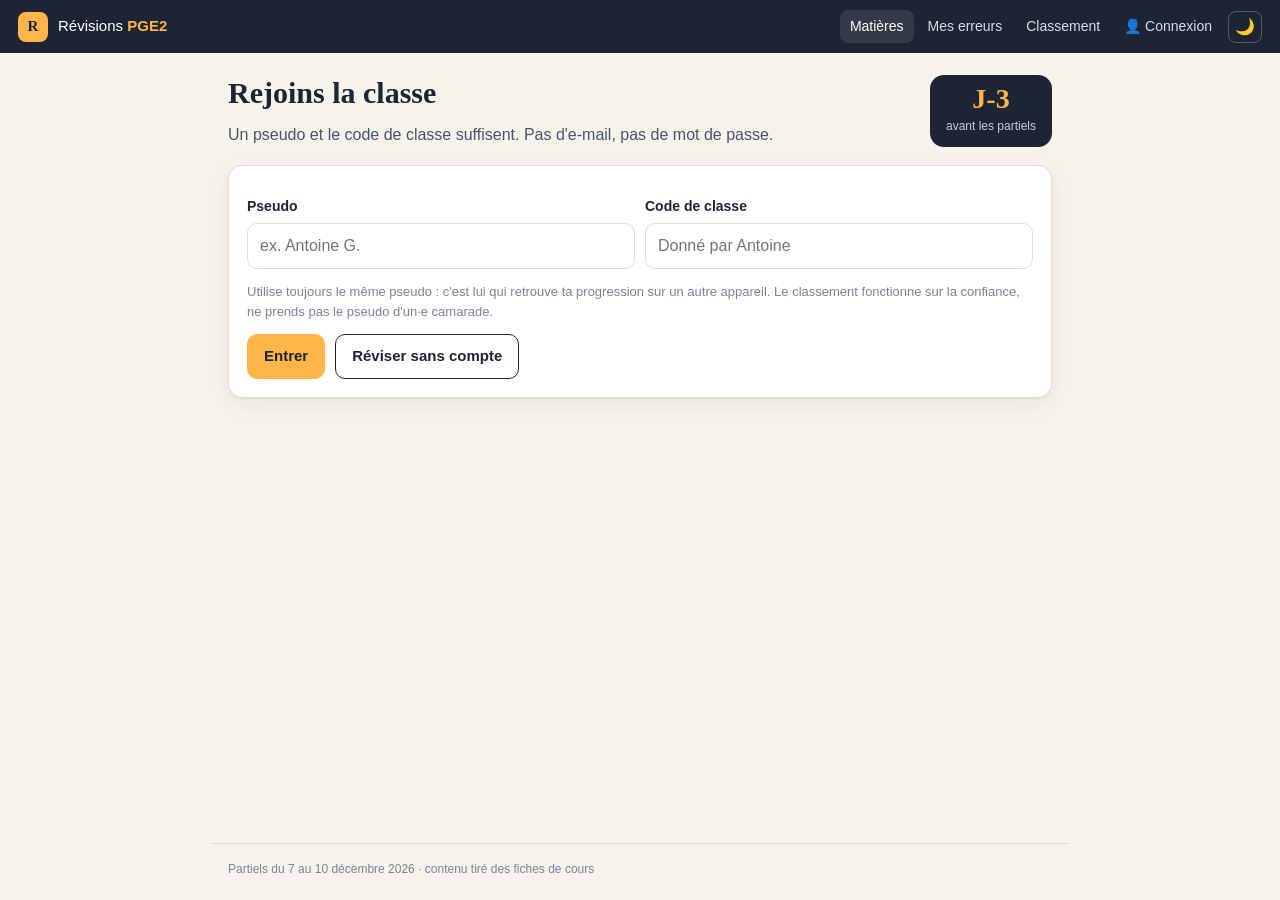
<file: index.html>
<!DOCTYPE html>
<html lang="fr">
<head>
  <meta charset="utf-8">
  <meta name="viewport" content="width=device-width, initial-scale=1, viewport-fit=cover">
  <title>Révisions PGE2 – Partiels décembre 2026</title>
  <meta name="description" content="Quiz, flashcards, suivi des erreurs et classement pour les partiels PGE2 International.">
  <meta name="theme-color" content="#1d2433">
  <link rel="icon" href="data:image/svg+xml,<svg xmlns='http://www.w3.org/2000/svg' viewBox='0 0 100 100'><rect width='100' height='100' rx='22' fill='%231d2433'/><text x='50' y='68' font-size='54' text-anchor='middle' fill='%23ffb547' font-family='Georgia'>R</text></svg>">
  <script>
    // Thème appliqué avant l'affichage, pour éviter un flash blanc le soir.
    // pge2.theme = "dark" | "light" ; absent = suit le réglage du système.
    (function () {
      var t = null;
      try { t = localStorage.getItem("pge2.theme"); } catch (e) {}
      if (t !== "dark" && t !== "light") t = window.matchMedia && matchMedia("(prefers-color-scheme: dark)").matches ? "dark" : "light";
      document.documentElement.setAttribute("data-theme", t);
    })();
  </script>
  <link rel="stylesheet" href="css/style.css">
</head>
<body>
  <header class="topbar">
    <a href="#/" class="brand"><span class="logo">R</span><span class="brand-text">Révisions <b>PGE2</b></span></a>
    <div class="topbar-right">
      <nav class="topnav" id="topnav"></nav>
      <button class="theme-toggle" id="theme-toggle" type="button" aria-label="Passer en mode sombre" title="Mode sombre / clair">🌙</button>
    </div>
  </header>
  <main id="app" class="container" aria-live="polite">
    <p class="muted">Chargement…</p>
  </main>
  <footer class="foot container">
    <span>Partiels du 7 au 10 décembre 2026 · contenu tiré des fiches de cours</span>
    <span id="foot-status"></span>
  </footer>
  <div id="toast" class="toast" role="status"></div>
  <script src="js/config.js"></script>
  <script src="js/app.js"></script>
</body>
</html>
</file>
<file: css/style.css>
:root {
  --ink: #1d2433;
  --ink-2: #4a5468;
  --muted: #7a8396;
  --paper: #f6f3ec;
  --card: #ffffff;
  --line: #e4ded1;
  --accent: #ffb547;
  --accent-ink: #7a4a00;
  --good: #1f8a5b;
  --good-bg: #e3f4ea;
  --bad: #c2412d;
  --bad-bg: #fbe7e3;
  --radius: 14px;
  --shadow: 0 1px 2px rgba(29,36,51,.06), 0 6px 20px rgba(29,36,51,.06);
  --serif: Georgia, "Iowan Old Style", "Times New Roman", serif;
  --sans: -apple-system, BlinkMacSystemFont, "Segoe UI", Roboto, "Helvetica Neue", Arial, sans-serif;
}
* { box-sizing: border-box; }
html, body { margin: 0; }
body {
  font-family: var(--sans); color: var(--ink); background: var(--paper);
  line-height: 1.5; -webkit-font-smoothing: antialiased;
  min-height: 100vh; display: flex; flex-direction: column;
}
a { color: inherit; }
button { font: inherit; }
.container { width: 100%; max-width: 860px; margin: 0 auto; padding: 0 18px; }
main.container { flex: 1; padding-top: 22px; padding-bottom: 40px; }

/* Top bar */
.topbar {
  position: sticky; top: 0; z-index: 10; background: var(--ink); color: #fff;
  display: flex; align-items: center; justify-content: space-between; gap: 10px;
  padding: 10px 18px; padding-top: max(10px, env(safe-area-inset-top));
}
.brand { display: flex; align-items: center; gap: 10px; text-decoration: none; font-size: 15px; }
.brand b { color: var(--accent); }
.logo {
  width: 30px; height: 30px; border-radius: 8px; background: var(--accent); color: var(--ink);
  display: grid; place-items: center; font-family: var(--serif); font-weight: 700;
}
.topnav { display: flex; gap: 4px; flex-wrap: wrap; justify-content: flex-end; }
.topnav a {
  text-decoration: none; font-size: 14px; padding: 6px 10px; border-radius: 8px; color: #d9deea;
}
.topnav a:hover, .topnav a.active { background: rgba(255,255,255,.1); color: #fff; }

h1, h2, h3, .stat b, .countdown b, .score, .rank { font-variant-numeric: lining-nums; }
h1, h2, h3 { font-family: var(--serif); font-weight: 700; line-height: 1.2; margin: 0 0 .4em; }
h1 { font-size: 30px; }
h2 { font-size: 22px; margin-top: 1.4em; }
h3 { font-size: 18px; }
.muted { color: var(--muted); }
.small { font-size: 13px; }

/* Hero */
.hero { display: flex; justify-content: space-between; align-items: flex-end; gap: 16px; flex-wrap: wrap; margin-bottom: 18px; }
.hero p { margin: 0; color: var(--ink-2); }
.countdown {
  background: var(--ink); color: #fff; border-radius: var(--radius); padding: 10px 16px; text-align: center;
}
.countdown b { display: block; font-family: var(--serif); font-size: 28px; color: var(--accent); line-height: 1; }
.countdown span { font-size: 12px; color: #c9cfdc; }

/* Stats */
.stats { display: grid; grid-template-columns: repeat(auto-fit, minmax(150px, 1fr)); gap: 10px; margin: 10px 0 8px; }
.stat { background: var(--card); border: 1px solid var(--line); border-radius: var(--radius); padding: 12px 14px; }
.stat b { display: block; font-size: 24px; font-family: var(--serif); }
.stat span { font-size: 13px; color: var(--muted); }

/* Subject grid */
.grid { display: grid; grid-template-columns: repeat(auto-fill, minmax(240px, 1fr)); gap: 12px; }
.subject {
  position: relative; display: block; text-decoration: none; background: var(--card);
  border: 1px solid var(--line); border-radius: var(--radius); padding: 16px 16px 14px;
  box-shadow: var(--shadow); transition: transform .12s ease, box-shadow .12s ease; overflow: hidden;
}
.subject::before { content: ""; position: absolute; inset: 0 auto 0 0; width: 5px; background: var(--c, var(--accent)); }
.subject:hover { transform: translateY(-2px); }
.subject h3 { margin-bottom: 2px; }
.subject .prof { font-size: 13px; color: var(--muted); }
.subject .meta { display: flex; gap: 8px; flex-wrap: wrap; margin-top: 12px; }
.subject.locked { opacity: .6; box-shadow: none; cursor: default; }
.subject.locked:hover { transform: none; }
.pill {
  display: inline-block; font-size: 12px; padding: 2px 9px; border-radius: 999px;
  background: #f0ece2; color: var(--ink-2); white-space: nowrap;
}
.pill.due { background: #fff1d6; color: var(--accent-ink); }
.pill.ok { background: var(--good-bg); color: var(--good); }
.pill.warn { background: var(--bad-bg); color: var(--bad); }

/* Panels & buttons */
.panel { background: var(--card); border: 1px solid var(--line); border-radius: var(--radius); padding: 18px; box-shadow: var(--shadow); margin-bottom: 14px; }
.actions { display: flex; gap: 10px; flex-wrap: wrap; margin-top: 12px; }
.btn {
  appearance: none; border: 1px solid var(--ink); background: var(--ink); color: #fff;
  padding: 10px 16px; border-radius: 10px; cursor: pointer; font-weight: 600; text-decoration: none;
  display: inline-flex; align-items: center; gap: 8px; font-size: 15px;
}
.btn:hover { filter: brightness(1.15); }
.btn.secondary { background: transparent; color: var(--ink); }
.btn.accent { background: var(--accent); border-color: var(--accent); color: var(--ink); }
.btn.good { background: var(--good); border-color: var(--good); }
.btn.bad { background: var(--bad); border-color: var(--bad); }
.btn:disabled { opacity: .45; cursor: not-allowed; filter: none; }
.btn.block { width: 100%; justify-content: center; }
.linkbtn { background: none; border: 0; color: var(--ink-2); text-decoration: underline; cursor: pointer; padding: 0; font-size: 14px; }

select, textarea, input[type=text], input[type=password] {
  font: inherit; padding: 10px 12px; border: 1px solid var(--line); border-radius: 10px;
  background: #fff; color: var(--ink); width: 100%;
}
label { display: block; font-size: 14px; font-weight: 600; margin: 12px 0 6px; }
.field-row { display: flex; gap: 10px; flex-wrap: wrap; align-items: flex-end; }
.field-row > * { flex: 1 1 200px; }

/* Chapters */
.chapters { display: grid; gap: 6px; margin-top: 8px; }
.chap { display: flex; justify-content: space-between; align-items: center; gap: 10px; padding: 9px 12px; border: 1px solid var(--line); border-radius: 10px; background: #fcfbf8; }
.chap .t { font-size: 14px; }
.bar { height: 6px; border-radius: 6px; background: #ece7db; overflow: hidden; min-width: 70px; }
.bar > i { display: block; height: 100%; background: var(--good); }

/* Quiz */
.qhead { display: flex; justify-content: space-between; align-items: center; gap: 10px; margin-bottom: 10px; font-size: 14px; color: var(--muted); }
.progress { height: 6px; background: #ece7db; border-radius: 6px; overflow: hidden; margin-bottom: 16px; }
.progress > i { display: block; height: 100%; background: var(--accent); transition: width .25s ease; }
.question { font-size: 19px; font-weight: 600; margin: 4px 0 14px; }
.choices { display: grid; gap: 8px; }
.choice {
  text-align: left; padding: 12px 14px; border: 1.5px solid var(--line); background: #fff; border-radius: 12px;
  cursor: pointer; display: flex; gap: 10px; align-items: flex-start; font-size: 16px; color: var(--ink);
}
.choice:hover:not(:disabled) { border-color: var(--ink-2); }
.choice .k { flex: 0 0 24px; height: 24px; border-radius: 6px; background: #f0ece2; display: grid; place-items: center; font-size: 13px; font-weight: 700; }
.choice.correct { border-color: var(--good); background: var(--good-bg); }
.choice.correct .k { background: var(--good); color: #fff; }
.choice.wrong { border-color: var(--bad); background: var(--bad-bg); }
.choice.wrong .k { background: var(--bad); color: #fff; }
.choice:disabled { cursor: default; }
.explain { margin-top: 14px; padding: 12px 14px; border-radius: 12px; background: #f7f4ec; border-left: 4px solid var(--accent); font-size: 15px; }
.explain b.ok { color: var(--good); } .explain b.ko { color: var(--bad); }
.flag { display: inline-block; margin-left: 6px; font-size: 11px; padding: 1px 7px; border-radius: 6px; background: #eef1f7; color: #4c5a7a; vertical-align: middle; font-weight: 600; }

/* Results */
.score { font-family: var(--serif); font-size: 56px; line-height: 1; }
.review-item { border-top: 1px solid var(--line); padding: 12px 0; }
.review-item:first-child { border-top: 0; }
.review-item .a { color: var(--good); font-weight: 600; }

/* Flashcards */
.flash {
  perspective: 1200px; cursor: pointer; margin: 6px 0 14px; user-select: none; -webkit-tap-highlight-color: transparent;
}
.flash-inner {
  position: relative; min-height: 260px; transition: transform .45s ease; transform-style: preserve-3d;
}
.flash.flipped .flash-inner { transform: rotateY(180deg); }
.face {
  position: absolute; inset: 0; backface-visibility: hidden; -webkit-backface-visibility: hidden;
  background: var(--card); border: 1px solid var(--line); border-radius: 18px; box-shadow: var(--shadow);
  padding: 26px 22px; display: flex; flex-direction: column; justify-content: center; align-items: center; text-align: center;
  overflow: auto;
}
.face .lbl { position: absolute; top: 12px; left: 16px; font-size: 12px; color: var(--muted); text-transform: uppercase; letter-spacing: .06em; }
.face.front .txt { font-family: var(--serif); font-size: 23px; }
.face.back { transform: rotateY(180deg); background: #fffdf7; }
.face.back .txt { font-size: 17px; white-space: pre-line; }
.hint { text-align: center; font-size: 13px; color: var(--muted); }

/* Leaderboard */
table.lb { width: 100%; border-collapse: collapse; font-size: 15px; }
table.lb th, table.lb td { padding: 10px 8px; border-bottom: 1px solid var(--line); text-align: left; }
table.lb th { font-size: 12px; text-transform: uppercase; letter-spacing: .05em; color: var(--muted); font-weight: 600; }
table.lb td.num, table.lb th.num { text-align: right; font-variant-numeric: tabular-nums; }
table.lb tr.me td { background: #fff6e3; font-weight: 600; }
.rank { width: 34px; font-family: var(--serif); font-weight: 700; }
.tabs { display: inline-flex; background: #ece7db; border-radius: 10px; padding: 3px; gap: 3px; }
.tabs button { border: 0; background: transparent; padding: 6px 12px; border-radius: 8px; cursor: pointer; font-size: 14px; color: var(--ink-2); }
.tabs button.on { background: #fff; color: var(--ink); font-weight: 600; box-shadow: 0 1px 2px rgba(0,0,0,.08); }

/* Notices */
.notice { padding: 12px 14px; border-radius: 12px; background: #fff6e3; border: 1px solid #f3dfb5; color: var(--accent-ink); font-size: 14px; margin-bottom: 14px; }
.notice.err { background: var(--bad-bg); border-color: #f1c4bb; color: var(--bad); }
.empty { text-align: center; padding: 30px 10px; color: var(--muted); }

.toast {
  position: fixed; left: 50%; bottom: 22px; transform: translateX(-50%) translateY(30px); opacity: 0;
  background: var(--ink); color: #fff; padding: 10px 16px; border-radius: 10px; font-size: 14px;
  transition: all .25s ease; pointer-events: none; z-index: 50; max-width: 90vw;
}
.toast.show { opacity: 1; transform: translateX(-50%) translateY(0); }

.foot { display: flex; justify-content: space-between; gap: 10px; flex-wrap: wrap; font-size: 12px; color: var(--muted); padding-top: 16px; padding-bottom: 22px; border-top: 1px solid var(--line); }

@media (max-width: 560px) {
  h1 { font-size: 25px; }
  .brand span:last-child { display: none; }
  .question { font-size: 17px; }
  .face.front .txt { font-size: 20px; }
  table.lb .hide-sm { display: none; }
  .topbar { padding-left: 12px; padding-right: 8px; }
  .topnav { flex-wrap: nowrap; gap: 0; }
  .topnav a { font-size: 13px; padding: 6px 7px; white-space: nowrap; }
  .hero .countdown { padding: 8px 14px; }
}

.report-box { margin-top: 8px; display: grid; gap: 6px; text-align: left; width: 100%; }
.report-box textarea { resize: vertical; min-height: 54px; }
.report-slot { display: inline-block; }
.report-slot:has(.report-box) { display: block; flex-basis: 100%; }

/* ---------- Fiches de cours ---------- */
.fiche-btn { background: #2f6d5a; border-color: #2f6d5a; }
main.container:has(.fiche-layout) { max-width: 1120px; }
.fiche-head { display: flex; justify-content: space-between; align-items: flex-end; gap: 14px; flex-wrap: wrap; margin-bottom: 14px; }
.fiche-head h1 { margin-bottom: 2px; }
.fiche-head p { margin: 0; }
.fiche-layout { display: grid; grid-template-columns: 250px minmax(0, 1fr); gap: 22px; align-items: start; }
.toc { position: sticky; top: 64px; }
.toc-toggle { display: none; }
.toc-list {
  position: relative; max-height: calc(100vh - 84px); overflow: auto; padding: 12px 8px 12px 12px;
  background: var(--card); border: 1px solid var(--line); border-radius: var(--radius); font-size: 13.5px;
}
.toc-title { font-size: 11px; text-transform: uppercase; letter-spacing: .07em; color: var(--muted); margin: 0 0 6px 4px; font-weight: 600; }
.toc-list a { display: block; text-decoration: none; color: var(--ink-2); padding: 5px 8px; border-radius: 7px; line-height: 1.3; border-left: 3px solid transparent; }
.toc-list a:hover { background: #f4f0e6; color: var(--ink); }
.toc-list a.toc-l2 { font-weight: 600; color: var(--ink); margin-top: 6px; }
.toc-list a.toc-l3 { padding-left: 18px; font-size: 13px; }
.toc-list a.active { background: #fff1d6; border-left-color: var(--accent); color: var(--ink); }

.fiche {
  background: var(--card); border: 1px solid var(--line); border-radius: var(--radius); box-shadow: var(--shadow);
  padding: 8px 30px 26px; font-size: 16px; line-height: 1.6; min-width: 0;
}
.fiche h2, .fiche h3 { scroll-margin-top: 70px; }
.fiche h2 { font-size: 23px; margin: 1.6em 0 .5em; padding-bottom: 6px; border-bottom: 2px solid var(--accent); }
.fiche h3 { font-size: 18.5px; margin: 1.4em 0 .45em; color: #2c3550; }
.fiche p { margin: .55em 0; }
.fiche ul, .fiche ol { padding-left: 1.4em; margin: .5em 0; }
.fiche li { margin: .28em 0; }
.fiche li > p { margin: .15em 0; }
.fiche li.task { list-style: none; margin-left: -1.3em; }
.fiche li.task input { margin-right: 8px; transform: translateY(1px); accent-color: var(--good); }
.fiche strong { color: #141a28; }
.fiche .table-wrap { overflow-x: auto; margin: .9em 0; border: 1px solid var(--line); border-radius: 10px; }
.fiche table { border-collapse: collapse; width: 100%; font-size: 14.5px; line-height: 1.45; }
.fiche th, .fiche td { padding: 8px 10px; border-bottom: 1px solid var(--line); text-align: left; vertical-align: top; }
.fiche th { background: #f4f0e6; font-weight: 700; white-space: nowrap; }
.fiche tr:last-child td { border-bottom: 0; }
.fiche td + td, .fiche th + th { border-left: 1px solid #efe9dc; }
.fiche .math { overflow-x: auto; margin: .7em 0; padding: 6px 10px; background: #faf8f2; border-radius: 8px; }
.fiche-foot { margin-top: 18px; }

@media (max-width: 860px) {
  .fiche-layout { grid-template-columns: 1fr; gap: 10px; }
  .toc { top: 52px; z-index: 5; }
  .toc-toggle {
    display: block; width: 100%; text-align: left; font: inherit; font-weight: 600; padding: 10px 14px; cursor: pointer;
    border: 1px solid var(--line); border-radius: 12px; background: var(--card); box-shadow: var(--shadow); color: var(--ink);
  }
  .toc-list { display: none; margin-top: 6px; max-height: 60vh; box-shadow: var(--shadow); }
  .toc-list.open { display: block; }
  .toc-title { display: none; }
  .fiche { padding: 4px 16px 20px; font-size: 15.5px; }
  .fiche h2 { font-size: 20px; }
  .fiche h3 { font-size: 17px; }
  .fiche-head .tabs { width: 100%; }
  .fiche-head .tabs button { flex: 1; }
}

/* ---------- Confiance (n°8) ---------- */
.choice.picked { border-color: var(--ink); background: #eef1f7; }
.choice.picked .k { background: var(--ink); color: #fff; }
.confbar { margin-top: 14px; padding: 12px 14px; border-radius: 12px; background: #f7f4ec; display: grid; gap: 8px; }
.confbar > span { font-weight: 600; font-size: 15px; }
.conf-btns { display: flex; gap: 8px; flex-wrap: wrap; }
.conf-btns .btn { flex: 1 1 110px; justify-content: center; }
.conf-btns .conf-sure { border-color: var(--good); color: var(--good); }
.conf-btns .conf-doubt { border-color: #b7791f; color: #8a5a10; }
.conf-btns .conf-guess { border-color: var(--muted); color: var(--ink-2); }
.confbar .linkbtn { justify-self: start; }
.conf-alert { margin-top: 14px; padding: 10px 14px; border-radius: 12px; background: var(--bad-bg); color: var(--bad); font-weight: 600; font-size: 15px; }
.conf-note { margin-top: 14px; padding: 10px 14px; border-radius: 12px; background: #fff6e3; color: var(--accent-ink); font-size: 15px; }
table.conf-matrix { border-collapse: collapse; margin: 6px 0 4px; font-size: 15px; }
table.conf-matrix th, table.conf-matrix td { padding: 7px 16px; border: 1px solid var(--line); text-align: center; }
table.conf-matrix thead th { background: #f4f0e6; }
table.conf-matrix tbody th { text-align: left; background: #faf8f2; }
table.conf-matrix td.good { background: var(--good-bg); color: var(--good); font-weight: 700; }
table.conf-matrix td.danger { background: var(--bad-bg); color: var(--bad); font-weight: 700; }
.sure-panel { border-color: #f1c4bb; background: #fff8f6; }
.sure-panel h3 { color: var(--bad); }

/* ---------- Checklist par chapitre (n°29) ---------- */
.chap { flex-direction: column; align-items: stretch; }
.chap-main { display: flex; justify-content: space-between; align-items: center; gap: 10px; flex-wrap: wrap; }
.chap.ready { border-color: #b9dfc9; background: #f3fbf6; }
.chap-score { font-weight: 700; font-size: 13px; color: var(--ink-2); min-width: 26px; text-align: right; }
.chap.ready .chap-score { color: var(--good); }
.checks { display: flex; flex-wrap: wrap; gap: 6px; margin-top: 8px; }
.ck { display: inline-flex; align-items: center; gap: 5px; font-size: 12.5px; padding: 3px 9px; border-radius: 999px; background: #f0ece2; color: var(--ink-2); font-weight: 500; margin: 0; }
.ck.done { background: var(--good-bg); color: var(--good); }
label.ck { cursor: pointer; }
label.ck input { margin: 0; accent-color: var(--good); }

/* ---------- Défi du jour (n°33) ---------- */
.daily { display: flex; justify-content: space-between; align-items: center; gap: 14px; flex-wrap: wrap; margin: 16px 0 4px;
  padding: 16px 18px; border-radius: var(--radius); background: linear-gradient(120deg, #1d2433, #34405c); color: #fff; box-shadow: var(--shadow); }
.daily .daily-k { font-size: 13px; color: var(--accent); font-weight: 700; text-transform: capitalize; }
.daily .daily-t { font-family: var(--serif); font-size: 20px; margin: 2px 0; }
.daily .small { color: #c9cfdc; }
.daily.done { background: linear-gradient(120deg, #1f5a45, #2f7a5e); }
.daily .btn.secondary { color: #fff; border-color: #fff; }

/* ---------- Partiel type ---------- */
.exam-btn { background: #3b4a7a; border-color: #3b4a7a; color: #fff; }
main.container:has(.exam) { max-width: 1180px; }
.ex-head { display: flex; justify-content: space-between; align-items: flex-end; gap: 14px; flex-wrap: wrap; }
.ex-head h1 { margin-bottom: 2px; }
.ex-head p { margin: 0; }
.ex-disclaimer { margin: 12px 0; }
.ex-bar { display: flex; justify-content: space-between; align-items: center; gap: 10px; flex-wrap: wrap; margin: 4px 0 16px; }
.ex-label { font-size: 11px; text-transform: uppercase; letter-spacing: .07em; font-weight: 700; color: var(--muted); margin-bottom: 6px; }
.ex-pills { display: flex; gap: 6px; flex-wrap: wrap; margin-bottom: 14px; }
.ex-pill { text-decoration: none; padding: 6px 12px; border-radius: 999px; background: #ece7db; color: var(--ink-2); font-size: 14px; }
.ex-pill b { margin-right: 2px; }
.ex-pill.on { background: var(--ink); color: #fff; }
.ex-toc { display: flex; gap: 6px; flex-wrap: wrap; margin-bottom: 14px; }
.ex-toc a { text-decoration: none; padding: 6px 12px; border-radius: 999px; background: #ece7db; font-size: 14px; }
.ex-toc a span { color: var(--muted); font-size: 12px; }
.ex-intro, .ex-method, .ex-data { background: var(--card); border: 1px solid var(--line); border-radius: var(--radius); padding: 14px 18px; margin-bottom: 12px; }
.ex-method { background: #fff8ea; border-color: #f3dfb5; }
details.ex-intro summary { cursor: pointer; font-weight: 600; color: var(--ink-2); }
.ex-ptitle, .ex-part h2 { font-family: var(--serif); font-size: 22px; margin: 22px 0 2px; padding-bottom: 6px; border-bottom: 2px solid var(--accent); scroll-margin-top: 70px; }
.ex-part { scroll-margin-top: 70px; }
.ex-meta { color: var(--muted); font-size: 14px; margin: 4px 0 12px; }
.ex-row { display: grid; grid-template-columns: minmax(0, 2fr) minmax(0, 3fr); gap: 12px; margin-bottom: 12px; align-items: start; }
.ex-q, .ex-c { border-radius: var(--radius); padding: 14px 18px; min-width: 0; line-height: 1.55; }
.ex-q { background: var(--card); border: 1px solid var(--line); }
.ex-c { background: var(--good-bg); border: 1px solid #c4e5d2; }
.ex-num { display: flex; justify-content: space-between; align-items: baseline; margin-bottom: 6px; }
.ex-num b { font-size: 15px; }
.ex-c .ex-num b { color: var(--good); }
.ex-num span { font-size: 12px; color: var(--muted); background: #f4f0e6; padding: 2px 8px; border-radius: 999px; }
.exam p { margin: .45em 0; }
.exam ul, .exam ol { padding-left: 1.3em; margin: .4em 0; }
.exam li { margin: .2em 0; }
.exam .table-wrap { overflow-x: auto; margin: .7em 0; border: 1px solid var(--line); border-radius: 10px; background: #fff; }
.exam table { border-collapse: collapse; width: 100%; font-size: 14px; line-height: 1.4; font-variant-numeric: lining-nums tabular-nums; }
.exam th, .exam td { padding: 7px 9px; border-bottom: 1px solid var(--line); text-align: left; vertical-align: top; }
.exam th { background: #f4f0e6; font-weight: 700; white-space: nowrap; }
.exam tr:last-child td { border-bottom: 0; }
.exam td.num, .exam th.num { white-space: nowrap; }
.exam td + td, .exam th + th { border-left: 1px solid #efe9dc; }
.exam .math { overflow-x: auto; margin: .6em 0; padding: 8px 10px; background: rgba(255,255,255,.7); border-radius: 8px; }
.exam[data-show="q"] .ex-c { display: none; }
.exam[data-show="c"] .ex-q, .exam[data-show="c"] .ex-data, .exam[data-show="c"] .ex-intro { display: none; }
.exam[data-show="q"] .ex-row, .exam[data-show="c"] .ex-row { grid-template-columns: minmax(0, 1fr); }
.exam[data-show="q"] .ex-method { display: none; }
.ex-nav { margin-top: 16px; }
@media (max-width: 760px) {
  .ex-row { grid-template-columns: minmax(0, 1fr); gap: 6px; margin-bottom: 18px; }
  .ex-q, .ex-c { padding: 12px 14px; }
  .ex-head .tabs, .ex-bar .tabs { width: 100%; }
  .ex-head .tabs button, .ex-bar .tabs button { flex: 1; font-size: 13px; padding: 6px 6px; }
}
@media print {
  .topbar, .foot, .no-print, .ex-toc, .ex-pills, .ex-nav { display: none !important; }
  body { background: #fff; }
  main.container { max-width: none; padding: 0; }
  .ex-row, .ex-data, .math, .exam table { break-inside: avoid; }
  .ex-q, .ex-c, .ex-intro, .ex-method, .ex-data { border-color: #bbb; }
  .exam[data-show="both"] .ex-row { grid-template-columns: 2fr 3fr; }
}

/* ---------- Vocabulaire ---------- */
.vocab-btn { background: #6b4e9b; border-color: #6b4e9b; color: #fff; }
.vocab { overflow-x: auto; border: 1px solid var(--line); border-radius: 10px; background: #fff; }
.vocab table { border-collapse: collapse; width: 100%; font-size: 15px; }
.vocab th, .vocab td { padding: 8px 12px; border-bottom: 1px solid var(--line); text-align: left; vertical-align: top; }
.vocab th { background: #f4f0e6; }
.vocab tr:last-child td { border-bottom: 0; }
.vocab-card { background: var(--card); border: 1px solid var(--line); border-radius: var(--radius); padding: 34px 20px; text-align: center; margin: 8px 0 14px; box-shadow: var(--shadow); }
.vocab-card .vq { font-size: 22px; font-weight: 600; }
.vocab-card .va { font-size: 20px; color: var(--good); margin-top: 14px; font-weight: 600; }

/* ---------- Parcours guidé ---------- */
.path-btn { background: #8a4b1f; border-color: #8a4b1f; color: #fff; }
.steps-line { margin: -4px 0 10px; }
.path-part { font-size: 18px; margin-top: 22px; }
a.path-row { display: flex; flex-direction: row; justify-content: space-between; align-items: center; gap: 10px; text-decoration: none; color: var(--ink); }
a.path-row .pill { flex: 0 0 auto; }
a.path-row:hover { border-color: var(--ink-2); }
.path-n { display: inline-grid; place-items: center; min-width: 22px; height: 22px; border-radius: 6px; background: #f0ece2; font-size: 12px; font-weight: 700; margin-right: 4px; }
.chap.ready .path-n { background: var(--good); color: #fff; }
.path-title { margin: 4px 0 10px; }
.read-bar { position: sticky; top: 58px; z-index: 5; padding: 12px 16px; }
.path-excerpt { font-size: 16px; }
.path-excerpt > :first-child { margin-top: 0; }
#open-a { width: 100%; box-sizing: border-box; margin-top: 4px; resize: vertical; font: inherit; padding: 10px 12px; border: 1.5px solid var(--line); border-radius: 12px; }
.btn.pulse { animation: pulse 1.2s ease-in-out 3; }
@keyframes pulse { 50% { transform: scale(1.05); } }

/* Encadrés des fiches (À retenir, Complément, Vie quotidienne, Humour) */
.fiche blockquote { margin: .9em 0; padding: .6em 1em; border-left: 4px solid var(--line); background: #f7f8f9; border-radius: 0 10px 10px 0; font-size: .96em; }
.fiche blockquote p { margin: .3em 0; }

/* ---------- Mode sombre ----------
   Activé par data-theme="dark" sur <html> (bouton 🌙 / ☀️, ou réglage du système si aucun choix).
   Fond bleu nuit doux, pas de noir pur ; texte blanc cassé pour limiter l'éblouissement. */
.theme-toggle {
  background: transparent; border: 1px solid rgba(255,255,255,.25); color: #fff; border-radius: 8px;
  width: 34px; height: 32px; display: grid; place-items: center; cursor: pointer; font-size: 16px; flex: 0 0 auto;
}
.theme-toggle:hover { background: rgba(255,255,255,.1); }
.topbar-right { display: flex; align-items: center; gap: 6px; }

:root[data-theme="dark"] {
  color-scheme: dark;
  --ink: #e7e3da;
  --ink-2: #b9bdc7;
  --muted: #8f96a5;
  --paper: #13171e;
  --card: #1b2029;
  --line: #2e3542;
  --accent: #f2ac45;
  --accent-ink: #f6cd8f;
  --good: #4cc38a;
  --good-bg: #16301f;
  --bad: #ef7a66;
  --bad-bg: #3a1f1b;
  --shadow: 0 1px 2px rgba(0,0,0,.3), 0 6px 20px rgba(0,0,0,.25);
  --s1: #242a36;   /* surfaces légèrement relevées */
  --s2: #2a3140;
}
:root[data-theme="dark"] .topbar,
:root[data-theme="dark"] .countdown,
:root[data-theme="dark"] .toast { background: #0c0f14; color: #fff; }
:root[data-theme="dark"] .logo { color: #1d2433; }
:root[data-theme="dark"] .btn { background: var(--ink); border-color: var(--ink); color: #13171e; }
:root[data-theme="dark"] .btn.secondary { background: transparent; color: var(--ink); border-color: var(--line); }
:root[data-theme="dark"] .btn.accent { background: var(--accent); border-color: var(--accent); color: #1d2433; }
:root[data-theme="dark"] .btn.good, :root[data-theme="dark"] .btn.bad { color: #13171e; }
:root[data-theme="dark"] .btn.fiche-btn { background: #2f6d5a; border-color: #2f6d5a; color: #fff; }
:root[data-theme="dark"] .btn.exam-btn { background: #43538a; border-color: #43538a; color: #fff; }
:root[data-theme="dark"] .btn.vocab-btn { background: #6b4e9b; border-color: #6b4e9b; color: #fff; }
:root[data-theme="dark"] .btn.path-btn { background: #8a4b1f; border-color: #8a4b1f; color: #fff; }
:root[data-theme="dark"] .daily .btn.secondary { color: #fff; border-color: #fff; background: transparent; }

:root[data-theme="dark"] select, :root[data-theme="dark"] textarea,
:root[data-theme="dark"] input[type=text], :root[data-theme="dark"] input[type=password],
:root[data-theme="dark"] #open-a { background: var(--s1); color: var(--ink); border-color: var(--line); }

:root[data-theme="dark"] .pill, :root[data-theme="dark"] .choice .k, :root[data-theme="dark"] .ck,
:root[data-theme="dark"] .path-n, :root[data-theme="dark"] .ex-num span { background: var(--s2); color: var(--ink); }
:root[data-theme="dark"] .pill.due { background: #3a2c14; }
:root[data-theme="dark"] .bar, :root[data-theme="dark"] .progress, :root[data-theme="dark"] .tabs,
:root[data-theme="dark"] .ex-pill, :root[data-theme="dark"] .ex-toc a { background: var(--s1); }
:root[data-theme="dark"] .tabs button.on { background: var(--s2); color: var(--ink); box-shadow: none; }
:root[data-theme="dark"] .ex-pill.on, :root[data-theme="dark"] .choice.picked .k { background: var(--ink); color: #13171e; }

:root[data-theme="dark"] .chap { background: var(--card); }
:root[data-theme="dark"] .chap.ready { background: #172a20; border-color: #2c5a41; }
:root[data-theme="dark"] .chap.ready .path-n { background: var(--good); color: #13171e; }
:root[data-theme="dark"] .choice, :root[data-theme="dark"] .vocab,
:root[data-theme="dark"] .exam .table-wrap { background: var(--card); }
:root[data-theme="dark"] .choice.picked { background: var(--s1); }
:root[data-theme="dark"] .choice.correct .k, :root[data-theme="dark"] .choice.wrong .k { color: #13171e; }
:root[data-theme="dark"] .explain, :root[data-theme="dark"] .confbar,
:root[data-theme="dark"] .fiche .math, :root[data-theme="dark"] .fiche blockquote { background: var(--s1); }
:root[data-theme="dark"] .exam .math { background: rgba(0,0,0,.2); }
:root[data-theme="dark"] .face.back { background: #1f2430; }
:root[data-theme="dark"] .flag { background: #26304a; color: #b8c4e3; }

:root[data-theme="dark"] .notice, :root[data-theme="dark"] .conf-note,
:root[data-theme="dark"] table.lb tr.me td { background: #2c2416; border-color: #5a4521; }
:root[data-theme="dark"] .notice.err, :root[data-theme="dark"] .sure-panel { background: #2e1c19; border-color: #6a3328; }
:root[data-theme="dark"] .ex-method { background: #2a2418; border-color: #5a4521; }
:root[data-theme="dark"] .ex-c { border-color: #2c5a41; }
:root[data-theme="dark"] .conf-btns .conf-doubt { border-color: #c99436; color: #f0c26e; }

:root[data-theme="dark"] .toc-list a:hover { background: var(--s1); }
:root[data-theme="dark"] .toc-list a.active { background: #33291a; }
:root[data-theme="dark"] .fiche h3 { color: #c7d2f0; }
:root[data-theme="dark"] .fiche strong { color: #f4f1ea; }
:root[data-theme="dark"] .fiche th, :root[data-theme="dark"] .exam th, :root[data-theme="dark"] .vocab th,
:root[data-theme="dark"] table.conf-matrix thead th { background: var(--s2); }
:root[data-theme="dark"] table.conf-matrix tbody th { background: var(--s1); }
:root[data-theme="dark"] .fiche td + td, :root[data-theme="dark"] .fiche th + th,
:root[data-theme="dark"] .exam td + td, :root[data-theme="dark"] .exam th + th { border-left-color: var(--line); }

/* L'impression reste toujours claire */
@media print {
  :root[data-theme="dark"] { color-scheme: light; --ink: #1d2433; --ink-2: #4a5468; --muted: #7a8396; --paper: #fff; --card: #fff; --line: #e4ded1; }
  :root[data-theme="dark"] .fiche th, :root[data-theme="dark"] .exam th { background: #f4f0e6; }
  :root[data-theme="dark"] .ex-method { background: #fff8ea; }
}

/* Téléphone : le bouton de thème doit tenir dans la barre, à droite du profil */
@media (max-width: 560px) {
  .topbar-right { gap: 2px; min-width: 0; }
  .topnav a { padding: 6px 5px; font-size: 12.5px; }
  .theme-toggle { width: 30px; height: 30px; font-size: 15px; border-color: transparent; }
}
@media (max-width: 380px) {
  .brand-text { display: none; }   /* le logo R reste et ramène à l'accueil */
}
/* Le nom de profil se coupe (…) plutôt que de pousser le bouton de thème hors de l'écran */
.topbar-right { min-width: 0; }
.topnav { min-width: 0; }
.theme-toggle { flex: 0 0 auto; }
@media (max-width: 560px) {
  .topnav a[href="#/account"] { max-width: 110px; overflow: hidden; text-overflow: ellipsis; }
}
.nav-short { display: none; }
@media (max-width: 400px) {
  .nav-long { display: none; }   /* « Mes erreurs » devient « Erreurs » sur petit téléphone */
  .nav-short { display: inline; }
}

/* Fiche : onglets détaillée / courte + bascule FRA / ENG */
.fiche-switches { display: flex; gap: 8px; align-items: center; flex-wrap: wrap; }
.lang-switch button { min-width: 52px; font-weight: 700; letter-spacing: .02em; }
@media (max-width: 860px) {
  .fiche-switches { width: 100%; }
  .fiche-switches .tabs:not(.lang-switch) { flex: 1; width: auto; }
  .fiche-head .lang-switch { width: auto; }
  .fiche-head .lang-switch button { flex: 0 0 auto; }
}
@media (max-width: 420px) { .fiche-switches .tabs button { font-size: 13px; padding-left: 8px; padding-right: 8px; } }

/* ---------- Vidéos des fiches (miniature, lecteur chargé au clic) ---------- */
.fiche figure.yt { margin: 18px 0 22px; max-width: 640px; }
.yt-btn, .yt-frame {
  display: block; width: 100%; aspect-ratio: 16 / 9; border: 0; padding: 0; border-radius: 12px;
  overflow: hidden; background: #000; position: relative; cursor: pointer;
}
.yt-thumb { width: 100%; height: 100%; object-fit: cover; display: block; opacity: .92; transition: opacity .15s; }
.yt-btn:hover .yt-thumb, .yt-btn:focus-visible .yt-thumb { opacity: 1; }
.yt-btn:focus-visible { outline: 3px solid var(--accent); outline-offset: 3px; }
.yt-play {
  position: absolute; left: 50%; top: 50%; width: 68px; height: 48px; transform: translate(-50%, -50%);
  background: rgba(20, 20, 20, .82); border-radius: 12px; transition: background .15s;
}
.yt-play::after {
  content: ""; position: absolute; left: 50%; top: 50%; transform: translate(-35%, -50%);
  border-style: solid; border-width: 11px 0 11px 18px; border-color: transparent transparent transparent #fff;
}
.yt-btn:hover .yt-play, .yt-btn:focus-visible .yt-play { background: #e62117; }
.fiche figure.yt figcaption { display: flex; flex-wrap: wrap; gap: 2px 10px; align-items: baseline; margin-top: 8px; font-size: 14px; }
.yt-title { font-weight: 600; color: var(--ink); }
.yt-meta { color: var(--muted); font-size: 13px; }
.yt-note { margin-top: 10px; padding: 10px 14px; border-left: 3px solid var(--accent); background: #f7f8f9; border-radius: 0 8px 8px 0; font-size: 14.5px; }
.yt-note p { margin: 0; }
.path-video-note { margin-top: 14px; }
:root[data-theme="dark"] .yt-note { background: var(--s1); }
@media (max-width: 560px) {
  .fiche figure.yt { margin: 14px -4px 18px; }
  .yt-btn, .yt-frame { border-radius: 8px; }
  .yt-play { width: 58px; height: 40px; }
}
@media print {
  .yt-btn, .yt-frame { display: none; }
  .fiche figure.yt::after { content: "Vidéo : youtu.be/" attr(data-yt); display: block; font-size: 12px; color: #555; }
}
</file>
